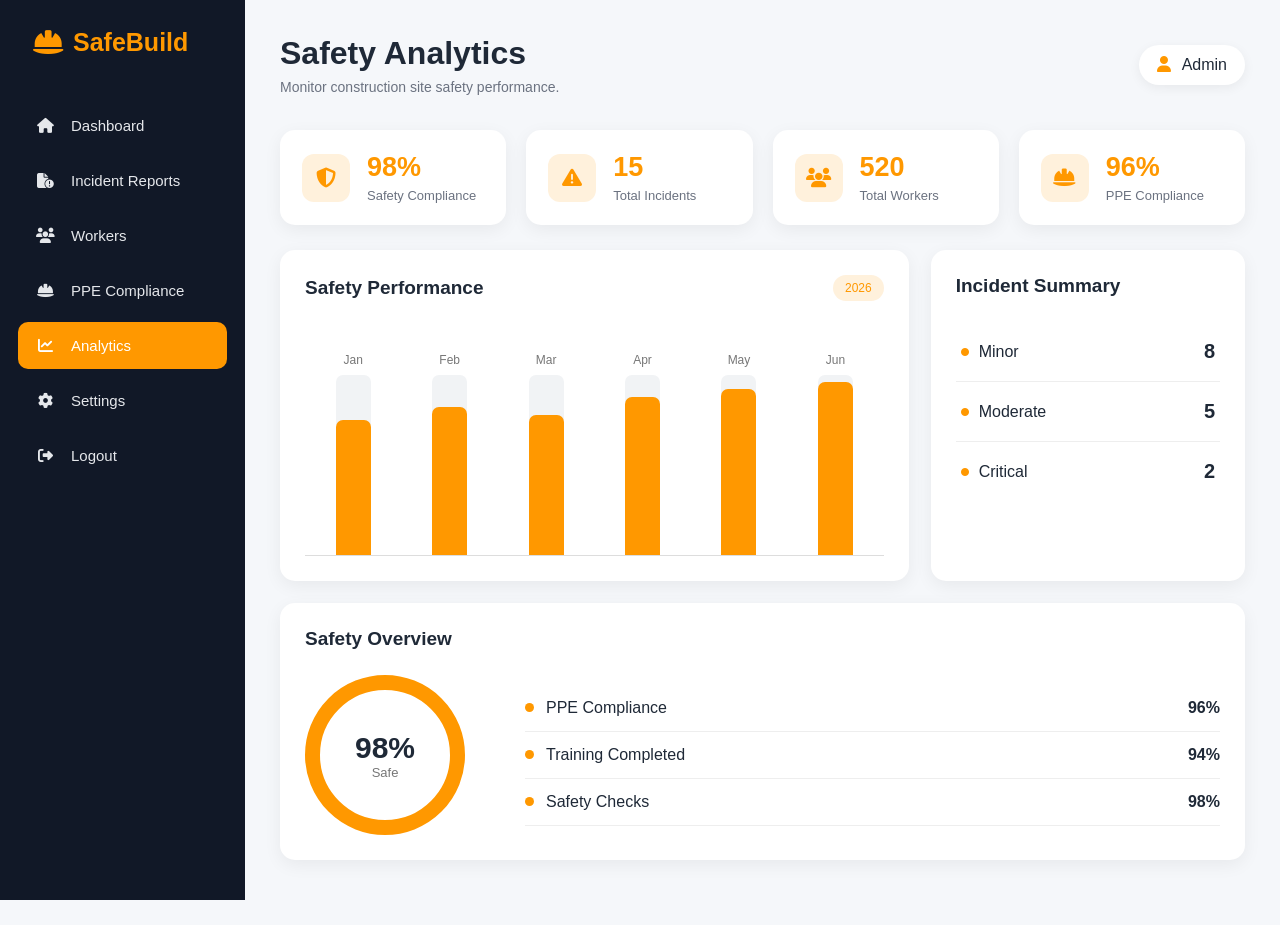
<file: analytics.html>
<!DOCTYPE html>
<html lang="en">
<head>
    <meta charset="UTF-8">
    <meta name="viewport" content="width=device-width, initial-scale=1.0">

    <title>SafeBuild - Analytics</title>

    <link rel="stylesheet" href="analytics.css">

    <!-- Font Awesome -->
    <link rel="stylesheet"
          href="https://cdnjs.cloudflare.com/ajax/libs/font-awesome/6.5.2/css/all.min.css">
</head>

<body>

    <!-- SIDEBAR -->
    <aside class="sidebar">

        <div class="logo">
            <i class="fa-solid fa-helmet-safety"></i>
            <span>SafeBuild</span>
        </div>

        <nav>
            <a href="dashboard.html">
                <i class="fa-solid fa-house"></i>
                <span>Dashboard</span>
            </a>

            <a href="incident.html">
                <i class="fa-solid fa-file-circle-exclamation"></i>
                <span>Incident Reports</span>
            </a>

            <a href="workers.html">
                <i class="fa-solid fa-users"></i>
                <span>Workers</span>
            </a>

            <a href="ppe.html">
                <i class="fa-solid fa-helmet-safety"></i>
                <span>PPE Compliance</span>
            </a>

            <a href="analytics.html" class="active">
                <i class="fa-solid fa-chart-line"></i>
                <span>Analytics</span>
            </a>

            <a href="settings.html">
                <i class="fa-solid fa-gear"></i>
                <span>Settings</span>
            </a>

            <a href="login.html">
                <i class="fa-solid fa-right-from-bracket"></i>
                <span>Logout</span>
            </a>
        </nav>

    </aside>


    <!-- MAIN CONTENT -->
    <main class="main">

        <header class="topbar">

            <div>
                <h1>Safety Analytics</h1>
                <p>Monitor construction site safety performance.</p>
            </div>

            <div class="admin">
                <i class="fa-solid fa-user"></i>
                Admin
            </div>

        </header>


        <!-- STATISTICS -->
        <section class="stats">

            <div class="stat-card">
                <div class="icon">
                    <i class="fa-solid fa-shield-halved"></i>
                </div>

                <div>
                    <h2>98%</h2>
                    <p>Safety Compliance</p>
                </div>
            </div>


            <div class="stat-card">
                <div class="icon">
                    <i class="fa-solid fa-triangle-exclamation"></i>
                </div>

                <div>
                    <h2>15</h2>
                    <p>Total Incidents</p>
                </div>
            </div>


            <div class="stat-card">
                <div class="icon">
                    <i class="fa-solid fa-users"></i>
                </div>

                <div>
                    <h2>520</h2>
                    <p>Total Workers</p>
                </div>
            </div>


            <div class="stat-card">
                <div class="icon">
                    <i class="fa-solid fa-helmet-safety"></i>
                </div>

                <div>
                    <h2>96%</h2>
                    <p>PPE Compliance</p>
                </div>
            </div>

        </section>


        <!-- ANALYTICS CONTENT -->
        <section class="analytics-grid">

            <!-- SAFETY PERFORMANCE -->
            <div class="panel">

                <div class="panel-header">
                    <h2>Safety Performance</h2>
                    <span>2026</span>
                </div>

                <div class="bars">

                    <div class="bar-item">
                        <span>Jan</span>
                        <div class="bar">
                            <div style="height:75%"></div>
                        </div>
                    </div>

                    <div class="bar-item">
                        <span>Feb</span>
                        <div class="bar">
                            <div style="height:82%"></div>
                        </div>
                    </div>

                    <div class="bar-item">
                        <span>Mar</span>
                        <div class="bar">
                            <div style="height:78%"></div>
                        </div>
                    </div>

                    <div class="bar-item">
                        <span>Apr</span>
                        <div class="bar">
                            <div style="height:88%"></div>
                        </div>
                    </div>

                    <div class="bar-item">
                        <span>May</span>
                        <div class="bar">
                            <div style="height:92%"></div>
                        </div>
                    </div>

                    <div class="bar-item">
                        <span>Jun</span>
                        <div class="bar">
                            <div style="height:96%"></div>
                        </div>
                    </div>

                </div>

            </div>


            <!-- INCIDENT SUMMARY -->
            <div class="panel">

                <div class="panel-header">
                    <h2>Incident Summary</h2>
                </div>

                <div class="incident-row">
                    <span>
                        <i class="fa-solid fa-circle"></i>
                        Minor
                    </span>
                    <strong>8</strong>
                </div>

                <div class="incident-row">
                    <span>
                        <i class="fa-solid fa-circle"></i>
                        Moderate
                    </span>
                    <strong>5</strong>
                </div>

                <div class="incident-row">
                    <span>
                        <i class="fa-solid fa-circle"></i>
                        Critical
                    </span>
                    <strong>2</strong>
                </div>

            </div>

        </section>


        <!-- SAFETY OVERVIEW -->
        <section class="overview">

            <div class="panel">

                <div class="panel-header">
                    <h2>Safety Overview</h2>
                </div>

                <div class="overview-content">

                    <div class="circle">
                        <strong>98%</strong>
                        <span>Safe</span>
                    </div>

                    <div class="overview-info">

                        <div>
                            <span class="dot"></span>
                            PPE Compliance
                            <strong>96%</strong>
                        </div>

                        <div>
                            <span class="dot"></span>
                            Training Completed
                            <strong>94%</strong>
                        </div>

                        <div>
                            <span class="dot"></span>
                            Safety Checks
                            <strong>98%</strong>
                        </div>

                    </div>

                </div>

            </div>

        </section>

    </main>

</body>
</html>
</file>
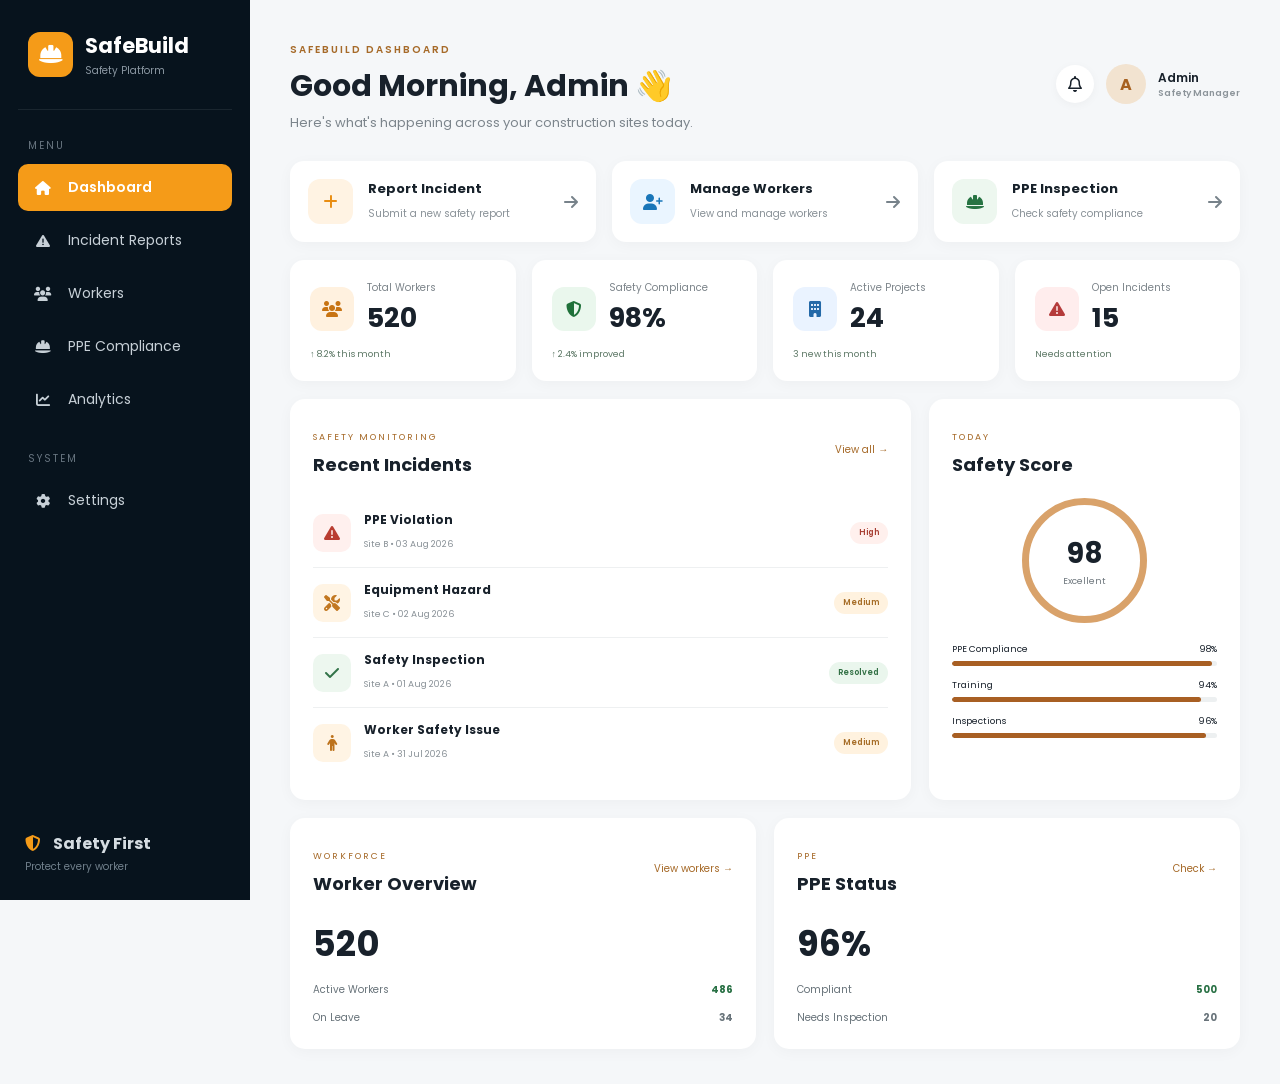
<file: dashboard.html>
<!DOCTYPE html>
<html lang="en">
<head>
<meta charset="UTF-8">
<meta name="viewport" content="width=device-width, initial-scale=1.0">

<title>SafeBuild | Dashboard</title>

<link rel="preconnect" href="https://fonts.googleapis.com">
<link href="https://fonts.googleapis.com/css2?family=Poppins:wght@400;500;600;700&display=swap" rel="stylesheet">

<link rel="stylesheet"
href="https://cdnjs.cloudflare.com/ajax/libs/font-awesome/6.5.2/css/all.min.css">

<style>

* {
    margin: 0;
    padding: 0;
    box-sizing: border-box;
}

body {
    font-family: "Poppins", sans-serif;
    background: #f5f7f9;
    color: #18212b;
}

/* ===== LAYOUT ===== */

.dashboard {
    display: flex;
    min-height: 100vh;
}

/* ===== SIDEBAR ===== */

.sidebar {
    width: 250px;
    min-height: 100vh;
    background: #07131d;
    color: white;
    padding: 25px 18px;
    position: fixed;
    left: 0;
    top: 0;
    bottom: 0;
}

.logo {
    display: flex;
    align-items: center;
    gap: 12px;
    padding: 5px 10px 30px;
    border-bottom: 1px solid rgba(255,255,255,0.08);
}

.logo-icon {
    width: 45px;
    height: 45px;
    border-radius: 12px;
    background: #f59b18;
    display: flex;
    align-items: center;
    justify-content: center;
    color: white;
    font-size: 21px;
}

.logo h2 {
    font-size: 21px;
}

.logo small {
    display: block;
    color: #8c98a3;
    font-size: 10px;
    margin-top: 2px;
}

.menu-title {
    color: #687580;
    font-size: 10px;
    letter-spacing: 2px;
    margin: 28px 10px 10px;
}

.nav {
    list-style: none;
}

.nav li {
    margin: 6px 0;
}

.nav a {
    display: flex;
    align-items: center;
    gap: 15px;
    text-decoration: none;
    color: #c7d0d7;
    padding: 13px 15px;
    border-radius: 10px;
    font-size: 14px;
    transition: 0.2s;
}

.nav a i {
    width: 20px;
    text-align: center;
}

.nav a:hover {
    background: #162530;
    color: white;
}

.nav .active a {
    background: #f59b18;
    color: white;
    font-weight: 600;
}

.sidebar-bottom {
    position: absolute;
    bottom: 25px;
    left: 25px;
    right: 25px;
    color: #d5dce1;
}

.sidebar-bottom i {
    color: #f59b18;
    margin-right: 8px;
}

.sidebar-bottom small {
    display: block;
    color: #71808c;
    margin-top: 3px;
    font-size: 10px;
}

/* ===== MAIN ===== */

.main {
    margin-left: 250px;
    width: calc(100% - 250px);
    padding: 35px 40px;
}

/* ===== TOPBAR ===== */

.topbar {
    display: flex;
    justify-content: space-between;
    align-items: center;
    margin-bottom: 28px;
}

.heading small {
    color: #a66a29;
    font-size: 10px;
    letter-spacing: 2px;
    font-weight: 600;
}

.heading h1 {
    font-size: 30px;
    margin-top: 4px;
}

.heading p {
    color: #7c858c;
    font-size: 13px;
    margin-top: 4px;
}

.admin {
    display: flex;
    align-items: center;
    gap: 12px;
}

.notification {
    width: 38px;
    height: 38px;
    border-radius: 50%;
    background: white;
    display: flex;
    align-items: center;
    justify-content: center;
    box-shadow: 0 2px 10px rgba(0,0,0,0.04);
}

.avatar {
    width: 40px;
    height: 40px;
    border-radius: 50%;
    background: #f2e3d0;
    color: #a76120;
    display: flex;
    align-items: center;
    justify-content: center;
    font-weight: 700;
}

.admin-text {
    font-size: 12px;
    font-weight: 600;
}

.admin-text small {
    display: block;
    color: #8c949a;
    font-size: 9px;
}

/* ===== QUICK ACTIONS ===== */

.quick-actions {
    display: grid;
    grid-template-columns: repeat(3, 1fr);
    gap: 16px;
    margin-bottom: 18px;
}

.action {
    background: white;
    border-radius: 14px;
    padding: 18px;
    display: flex;
    align-items: center;
    gap: 15px;
    text-decoration: none;
    color: #17212a;
    box-shadow: 0 3px 15px rgba(0,0,0,0.035);
    transition: 0.2s;
}

.action:hover {
    transform: translateY(-2px);
    box-shadow: 0 7px 20px rgba(0,0,0,0.07);
}

.action-icon {
    width: 45px;
    height: 45px;
    border-radius: 12px;
    display: flex;
    align-items: center;
    justify-content: center;
    background: #fff3e3;
    color: #e98d12;
}

.action:nth-child(2) .action-icon {
    background: #eaf5ff;
    color: #1976b9;
}

.action:nth-child(3) .action-icon {
    background: #edf7ef;
    color: #277342;
}

.action-content {
    flex: 1;
}

.action-content strong {
    display: block;
    font-size: 13px;
}

.action-content span {
    color: #8a9298;
    font-size: 10px;
}

.action > i {
    color: #77828a;
}

/* ===== STAT CARDS ===== */

.stats {
    display: grid;
    grid-template-columns: repeat(4, 1fr);
    gap: 16px;
    margin-bottom: 18px;
}

.stat-card {
    background: white;
    border-radius: 14px;
    padding: 20px;
    box-shadow: 0 3px 15px rgba(0,0,0,0.035);
}

.stat-top {
    display: flex;
    align-items: center;
    gap: 13px;
}

.stat-icon {
    width: 44px;
    height: 44px;
    border-radius: 12px;
    display: flex;
    align-items: center;
    justify-content: center;
    background: #fff1df;
    color: #c87413;
}

.stat-card:nth-child(2) .stat-icon {
    background: #eaf7ed;
    color: #20713a;
}

.stat-card:nth-child(3) .stat-icon {
    background: #eaf3ff;
    color: #2469a8;
}

.stat-card:nth-child(4) .stat-icon {
    background: #ffeded;
    color: #b53b3b;
}

.stat-label {
    color: #7d858b;
    font-size: 10px;
}

.stat-number {
    font-size: 27px;
    font-weight: 700;
    margin-top: 2px;
}

.stat-change {
    margin-top: 10px;
    font-size: 9px;
    color: #5d7866;
}

/* ===== CONTENT GRID ===== */

.content-grid {
    display: grid;
    grid-template-columns: 2fr 1fr;
    gap: 18px;
}

.card {
    background: white;
    border-radius: 15px;
    padding: 23px;
    box-shadow: 0 3px 15px rgba(0,0,0,0.035);
}

.card-header {
    display: flex;
    justify-content: space-between;
    align-items: center;
    margin-bottom: 20px;
}

.card-header small {
    color: #a66a29;
    font-size: 9px;
    letter-spacing: 2px;
}

.card-header h2 {
    font-size: 18px;
    margin-top: 4px;
}

.view-all {
    font-size: 10px;
    color: #a66a29;
    text-decoration: none;
}

/* ===== INCIDENTS ===== */

.incident {
    display: flex;
    align-items: center;
    padding: 13px 0;
    border-bottom: 1px solid #eef0f1;
}

.incident:last-child {
    border-bottom: none;
}

.incident-icon {
    width: 38px;
    height: 38px;
    border-radius: 10px;
    display: flex;
    align-items: center;
    justify-content: center;
    margin-right: 13px;
    background: #fff0ee;
    color: #b93d31;
}

.incident:nth-child(3) .incident-icon {
    background: #fff4e4;
    color: #c27720;
}

.incident:nth-child(4) .incident-icon {
    background: #edf7ef;
    color: #327348;
}

.incident:nth-child(5) .incident-icon {
    background: #fff4e4;
    color: #bd721c;
}

.incident-info {
    flex: 1;
}

.incident-info strong {
    display: block;
    font-size: 12px;
}

.incident-info span {
    font-size: 9px;
    color: #8a9298;
}

.badge {
    padding: 5px 9px;
    border-radius: 20px;
    font-size: 8px;
    font-weight: 600;
    background: #fff0ed;
    color: #a73d31;
}

.badge.medium {
    background: #fff2df;
    color: #a56b25;
}

.badge.resolved {
    background: #eaf6ed;
    color: #317044;
}

/* ===== SAFETY SCORE ===== */

.score {
    text-align: center;
}

.circle {
    width: 125px;
    height: 125px;
    border-radius: 50%;
    border: 7px solid #d9a26a;
    margin: 20px auto;
    display: flex;
    align-items: center;
    justify-content: center;
    flex-direction: column;
}

.circle strong {
    font-size: 28px;
}

.circle span {
    font-size: 9px;
    color: #6e777d;
}

.progress {
    text-align: left;
    margin-top: 15px;
}

.progress-row {
    margin-bottom: 13px;
}

.progress-row div {
    display: flex;
    justify-content: space-between;
    font-size: 9px;
    margin-bottom: 5px;
}

.bar {
    height: 5px;
    background: #edf0f1;
    border-radius: 5px;
    overflow: hidden;
}

.bar span {
    display: block;
    height: 100%;
    background: #a85f23;
    border-radius: 5px;
}

/* ===== BOTTOM ===== */

.bottom-grid {
    display: grid;
    grid-template-columns: 1fr 1fr;
    gap: 18px;
    margin-top: 18px;
}

.overview-number {
    font-size: 35px;
    font-weight: 700;
}

.overview-row {
    display: flex;
    justify-content: space-between;
    margin-top: 12px;
    font-size: 10px;
    color: #68737a;
}

.green {
    color: #287044;
}

/* ===== RESPONSIVE ===== */

@media (max-width: 1000px) {

    .sidebar {
        width: 210px;
    }

    .main {
        margin-left: 210px;
        width: calc(100% - 210px);
        padding: 25px;
    }

    .stats {
        grid-template-columns: repeat(2, 1fr);
    }

    .quick-actions {
        grid-template-columns: 1fr;
    }
}

@media (max-width: 700px) {

    .sidebar {
        position: relative;
        width: 100%;
        min-height: auto;
    }

    .sidebar-bottom {
        display: none;
    }

    .dashboard {
        display: block;
    }

    .main {
        margin-left: 0;
        width: 100%;
    }

    .content-grid,
    .bottom-grid {
        grid-template-columns: 1fr;
    }

    .stats {
        grid-template-columns: 1fr;
    }
}

</style>
</head>

<body>

<div class="dashboard">

    <!-- SIDEBAR -->
    <aside class="sidebar">

        <div class="logo">
            <div class="logo-icon">
                <i class="fa-solid fa-helmet-safety"></i>
            </div>

            <div>
                <h2>SafeBuild</h2>
                <small>Safety Platform</small>
            </div>
        </div>

        <div class="menu-title">MENU</div>

        <ul class="nav">

            <li class="active">
                <a href="dashboard.html">
                    <i class="fa-solid fa-house"></i>
                    Dashboard
                </a>
            </li>

            <li>
                <a href="incident.html">
                    <i class="fa-solid fa-triangle-exclamation"></i>
                    Incident Reports
                </a>
            </li>

            <li>
                <a href="workers.html">
                    <i class="fa-solid fa-users"></i>
                    Workers
                </a>
            </li>

            <li>
                <a href="ppe.html">
                    <i class="fa-solid fa-helmet-safety"></i>
                    PPE Compliance
                </a>
            </li>

            <li>
                <a href="analytics.html">
                    <i class="fa-solid fa-chart-line"></i>
                    Analytics
                </a>
            </li>

        </ul>

        <div class="menu-title">SYSTEM</div>

        <ul class="nav">

            <li>
                <a href="settings.html">
                    <i class="fa-solid fa-gear"></i>
                    Settings
                </a>
            </li>

        </ul>

        <div class="sidebar-bottom">
            <i class="fa-solid fa-shield-halved"></i>
            <strong>Safety First</strong>
            <small>Protect every worker</small>
        </div>

    </aside>


    <!-- MAIN -->
    <main class="main">

        <!-- TOPBAR -->
        <div class="topbar">

            <div class="heading">
                <small>SAFEBUILD DASHBOARD</small>

                <h1>
                    Good Morning, Admin 👋
                </h1>

                <p>
                    Here's what's happening across your construction sites today.
                </p>
            </div>

            <div class="admin">

                <div class="notification">
                    <i class="fa-regular fa-bell"></i>
                </div>

                <div class="avatar">
                    A
                </div>

                <div class="admin-text">
                    Admin
                    <small>Safety Manager</small>
                </div>

            </div>

        </div>


        <!-- QUICK ACTIONS -->
        <div class="quick-actions">

            <a href="incident.html" class="action">

                <div class="action-icon">
                    <i class="fa-solid fa-plus"></i>
                </div>

                <div class="action-content">
                    <strong>Report Incident</strong>
                    <span>Submit a new safety report</span>
                </div>

                <i class="fa-solid fa-arrow-right"></i>

            </a>


            <a href="workers.html" class="action">

                <div class="action-icon">
                    <i class="fa-solid fa-user-plus"></i>
                </div>

                <div class="action-content">
                    <strong>Manage Workers</strong>
                    <span>View and manage workers</span>
                </div>

                <i class="fa-solid fa-arrow-right"></i>

            </a>


            <a href="ppe.html" class="action">

                <div class="action-icon">
                    <i class="fa-solid fa-helmet-safety"></i>
                </div>

                <div class="action-content">
                    <strong>PPE Inspection</strong>
                    <span>Check safety compliance</span>
                </div>

                <i class="fa-solid fa-arrow-right"></i>

            </a>

        </div>


        <!-- STATISTICS -->
        <div class="stats">

            <div class="stat-card">

                <div class="stat-top">

                    <div class="stat-icon">
                        <i class="fa-solid fa-users"></i>
                    </div>

                    <div>
                        <div class="stat-label">Total Workers</div>
                        <div class="stat-number">520</div>
                    </div>

                </div>

                <div class="stat-change">
                    ↑ 8.2% this month
                </div>

            </div>


            <div class="stat-card">

                <div class="stat-top">

                    <div class="stat-icon">
                        <i class="fa-solid fa-shield-halved"></i>
                    </div>

                    <div>
                        <div class="stat-label">Safety Compliance</div>
                        <div class="stat-number">98%</div>
                    </div>

                </div>

                <div class="stat-change">
                    ↑ 2.4% improved
                </div>

            </div>


            <div class="stat-card">

                <div class="stat-top">

                    <div class="stat-icon">
                        <i class="fa-solid fa-building"></i>
                    </div>

                    <div>
                        <div class="stat-label">Active Projects</div>
                        <div class="stat-number">24</div>
                    </div>

                </div>

                <div class="stat-change">
                    3 new this month
                </div>

            </div>


            <div class="stat-card">

                <div class="stat-top">

                    <div class="stat-icon">
                        <i class="fa-solid fa-triangle-exclamation"></i>
                    </div>

                    <div>
                        <div class="stat-label">Open Incidents</div>
                        <div class="stat-number">15</div>
                    </div>

                </div>

                <div class="stat-change">
                    Needs attention
                </div>

            </div>

        </div>


        <!-- MAIN CONTENT -->
        <div class="content-grid">

            <!-- INCIDENT CARD -->
            <div class="card">

                <div class="card-header">

                    <div>
                        <small>SAFETY MONITORING</small>
                        <h2>Recent Incidents</h2>
                    </div>

                    <a href="incident.html" class="view-all">
                        View all →
                    </a>

                </div>


                <div class="incident">

                    <div class="incident-icon">
                        <i class="fa-solid fa-triangle-exclamation"></i>
                    </div>

                    <div class="incident-info">
                        <strong>PPE Violation</strong>
                        <span>Site B • 03 Aug 2026</span>
                    </div>

                    <span class="badge">
                        High
                    </span>

                </div>


                <div class="incident">

                    <div class="incident-icon">
                        <i class="fa-solid fa-screwdriver-wrench"></i>
                    </div>

                    <div class="incident-info">
                        <strong>Equipment Hazard</strong>
                        <span>Site C • 02 Aug 2026</span>
                    </div>

                    <span class="badge medium">
                        Medium
                    </span>

                </div>


                <div class="incident">

                    <div class="incident-icon">
                        <i class="fa-solid fa-check"></i>
                    </div>

                    <div class="incident-info">
                        <strong>Safety Inspection</strong>
                        <span>Site A • 01 Aug 2026</span>
                    </div>

                    <span class="badge resolved">
                        Resolved
                    </span>

                </div>


                <div class="incident">

                    <div class="incident-icon">
                        <i class="fa-solid fa-person"></i>
                    </div>

                    <div class="incident-info">
                        <strong>Worker Safety Issue</strong>
                        <span>Site A • 31 Jul 2026</span>
                    </div>

                    <span class="badge medium">
                        Medium
                    </span>

                </div>

            </div>


            <!-- SAFETY SCORE -->
            <div class="card">

                <div class="card-header">

                    <div>
                        <small>TODAY</small>
                        <h2>Safety Score</h2>
                    </div>

                </div>


                <div class="score">

                    <div class="circle">
                        <strong>98</strong>
                        <span>Excellent</span>
                    </div>

                </div>


                <div class="progress">

                    <div class="progress-row">

                        <div>
                            <span>PPE Compliance</span>
                            <span>98%</span>
                        </div>

                        <div class="bar">
                            <span style="width:98%"></span>
                        </div>

                    </div>


                    <div class="progress-row">

                        <div>
                            <span>Training</span>
                            <span>94%</span>
                        </div>

                        <div class="bar">
                            <span style="width:94%"></span>
                        </div>

                    </div>


                    <div class="progress-row">

                        <div>
                            <span>Inspections</span>
                            <span>96%</span>
                        </div>

                        <div class="bar">
                            <span style="width:96%"></span>
                        </div>

                    </div>

                </div>

            </div>

        </div>


        <!-- BOTTOM CARDS -->
        <div class="bottom-grid">

            <div class="card">

                <div class="card-header">

                    <div>
                        <small>WORKFORCE</small>
                        <h2>Worker Overview</h2>
                    </div>

                    <a href="workers.html" class="view-all">
                        View workers →
                    </a>

                </div>

                <div class="overview-number">
                    520
                </div>

                <div class="overview-row">
                    <span>Active Workers</span>
                    <strong class="green">486</strong>
                </div>

                <div class="overview-row">
                    <span>On Leave</span>
                    <strong>34</strong>
                </div>

            </div>


            <div class="card">

                <div class="card-header">

                    <div>
                        <small>PPE</small>
                        <h2>PPE Status</h2>
                    </div>

                    <a href="ppe.html" class="view-all">
                        Check →
                    </a>

                </div>

                <div class="overview-number">
                    96%
                </div>

                <div class="overview-row">
                    <span>Compliant</span>
                    <strong class="green">500</strong>
                </div>

                <div class="overview-row">
                    <span>Needs Inspection</span>
                    <strong>20</strong>
                </div>

            </div>

        </div>

    </main>

</div>

</body>
</html>
</file>
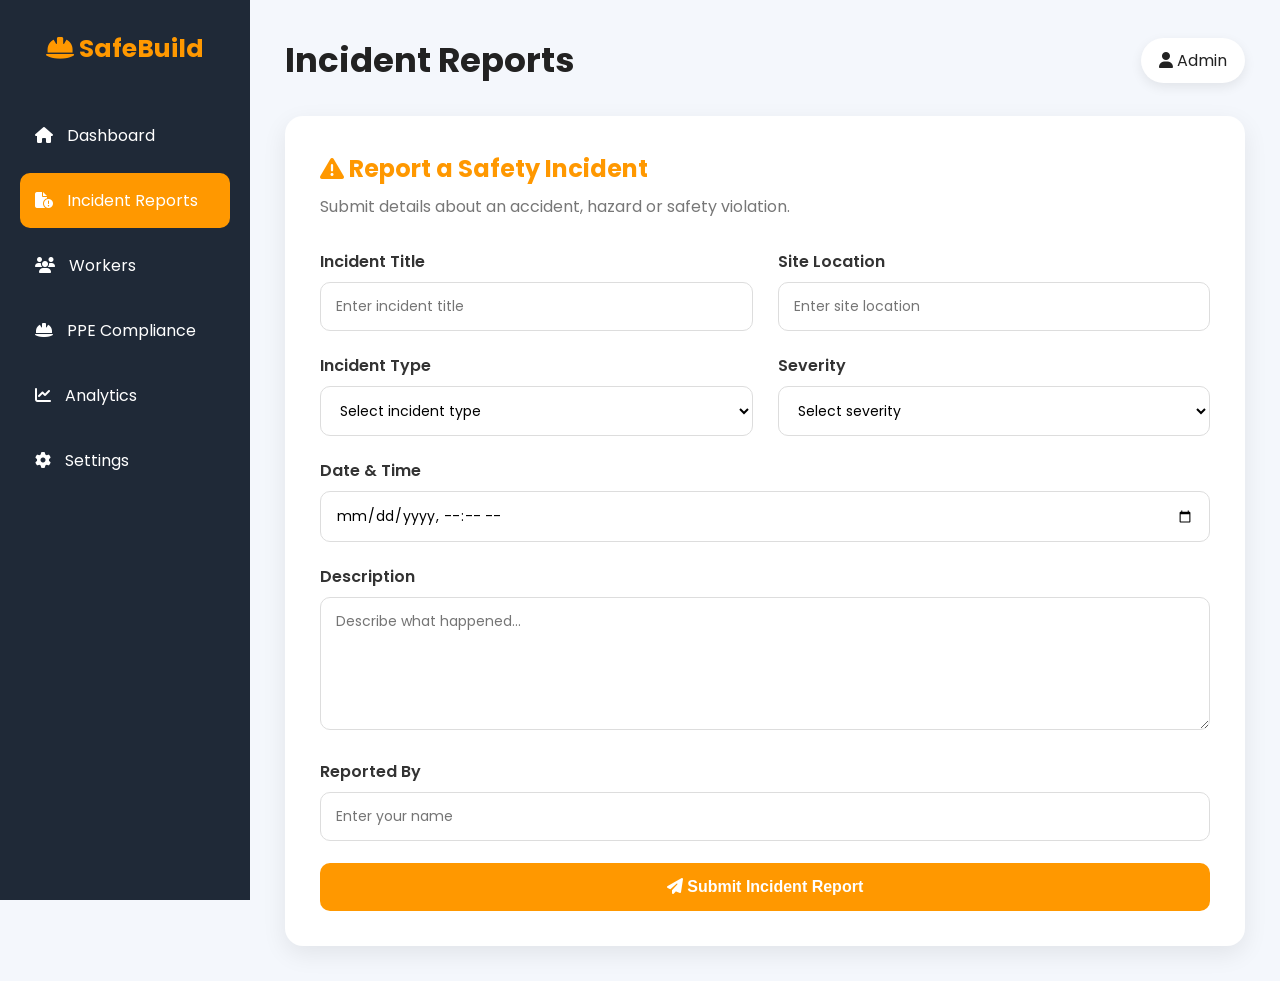
<file: incident.html>
<!DOCTYPE html>
<html lang="en">

<head>
    <meta charset="UTF-8">
    <meta name="viewport" content="width=device-width, initial-scale=1.0">

    <title>SafeBuild - Incident Report</title>

    <link rel="stylesheet" href="incident.css">

    <link href="https://fonts.googleapis.com/css2?family=Poppins:wght@400;500;600;700&display=swap"
        rel="stylesheet">

    <link rel="stylesheet"
        href="https://cdnjs.cloudflare.com/ajax/libs/font-awesome/6.5.2/css/all.min.css">
</head>

<body>

    <!-- Sidebar -->

    <aside class="sidebar">

        <h2>
            <i class="fa-solid fa-helmet-safety"></i>
            SafeBuild
        </h2>

        <ul>

            <li onclick="location.href='dashboard.html'">
                <i class="fa-solid fa-house"></i>
                Dashboard
            </li>

            <li class="active">
                <i class="fa-solid fa-file-circle-exclamation"></i>
                Incident Reports
            </li>

            <li>
                <i class="fa-solid fa-users"></i>
                Workers
            </li>

            <li>
                <i class="fa-solid fa-helmet-safety"></i>
                PPE Compliance
            </li>

            <li>
                <i class="fa-solid fa-chart-line"></i>
                Analytics
            </li>

            <li>
                <i class="fa-solid fa-gear"></i>
                Settings
            </li>

        </ul>

    </aside>


    <!-- Main Content -->

    <main class="main">

        <div class="topbar">

            <h1>Incident Reports</h1>

            <span>
                <i class="fa-solid fa-user"></i>
                Admin
            </span>

        </div>


        <!-- Report Form -->

        <section class="report-box">

            <h2>
                <i class="fa-solid fa-triangle-exclamation"></i>
                Report a Safety Incident
            </h2>

            <p>
                Submit details about an accident, hazard or safety violation.
            </p>

            <form id="incidentForm">

                <div class="form-row">

                    <div class="form-group">

                        <label>Incident Title</label>

                        <input type="text"
                               placeholder="Enter incident title"
                               required>

                    </div>


                    <div class="form-group">

                        <label>Site Location</label>

                        <input type="text"
                               placeholder="Enter site location"
                               required>

                    </div>

                </div>


                <div class="form-row">

                    <div class="form-group">

                        <label>Incident Type</label>

                        <select required>

                            <option value="">Select incident type</option>

                            <option>Accident</option>
                            <option>Safety Hazard</option>
                            <option>PPE Violation</option>
                            <option>Equipment Failure</option>
                            <option>Other</option>

                        </select>

                    </div>


                    <div class="form-group">

                        <label>Severity</label>

                        <select required>

                            <option value="">Select severity</option>

                            <option>Low</option>
                            <option>Medium</option>
                            <option>High</option>
                            <option>Critical</option>

                        </select>

                    </div>

                </div>


                <div class="form-group">

                    <label>Date & Time</label>

                    <input type="datetime-local" required>

                </div>


                <div class="form-group">

                    <label>Description</label>

                    <textarea rows="5"
                              placeholder="Describe what happened..."
                              required></textarea>

                </div>


                <div class="form-group">

                    <label>Reported By</label>

                    <input type="text"
                           placeholder="Enter your name"
                           required>

                </div>


                <button type="submit">

                    <i class="fa-solid fa-paper-plane"></i>
                    Submit Incident Report

                </button>

            </form>        
         
        </section>

    </main>

</body>

</html>
</file>
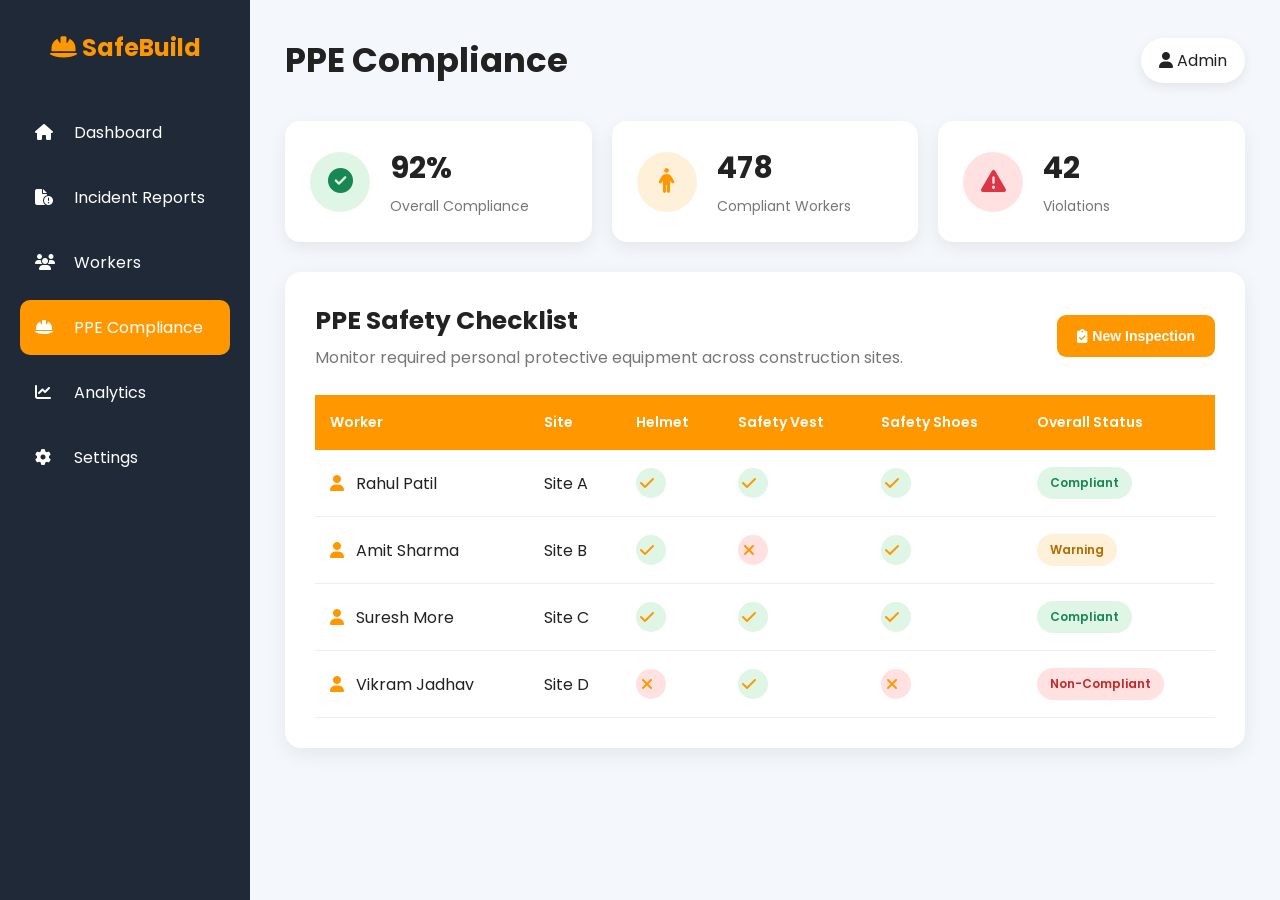
<file: ppe.html>
<!DOCTYPE html>
<html lang="en">

<head>
    <meta charset="UTF-8">
    <meta name="viewport" content="width=device-width, initial-scale=1.0">

    <title>SafeBuild - PPE Compliance</title>

    <link rel="stylesheet" href="ppe.css">

    <link href="https://fonts.googleapis.com/css2?family=Poppins:wght@400;500;600;700&display=swap"
        rel="stylesheet">

    <link rel="stylesheet"
        href="https://cdnjs.cloudflare.com/ajax/libs/font-awesome/6.5.2/css/all.min.css">
</head>

<body>

    <!-- Sidebar -->

    <aside class="sidebar">

        <h2>
            <i class="fa-solid fa-helmet-safety"></i>
            SafeBuild
        </h2>

        <ul>

            <li onclick="location.href='dashboard.html'">
                <i class="fa-solid fa-house"></i>
                Dashboard
            </li>

            <li onclick="location.href='incident.html'">
                <i class="fa-solid fa-file-circle-exclamation"></i>
                Incident Reports
            </li>

            <li onclick="location.href='workers.html'">
                <i class="fa-solid fa-users"></i>
                Workers
            </li>

            <li class="active">
                <i class="fa-solid fa-helmet-safety"></i>
                PPE Compliance
            </li>

            <li>
                <i class="fa-solid fa-chart-line"></i>
                Analytics
            </li>

            <li>
                <i class="fa-solid fa-gear"></i>
                Settings
            </li>

        </ul>

    </aside>


    <!-- Main Content -->

    <main class="main">

        <div class="topbar">

            <h1>PPE Compliance</h1>

            <span>
                <i class="fa-solid fa-user"></i>
                Admin
            </span>

        </div>


        <!-- Overview Cards -->

        <div class="ppe-cards">

            <div class="ppe-card">

                <div class="ppe-icon green">
                    <i class="fa-solid fa-circle-check"></i>
                </div>

                <div>
                    <h2>92%</h2>
                    <p>Overall Compliance</p>
                </div>

            </div>


            <div class="ppe-card">

                <div class="ppe-icon orange">
                    <i class="fa-solid fa-person"></i>
                </div>

                <div>
                    <h2>478</h2>
                    <p>Compliant Workers</p>
                </div>

            </div>


            <div class="ppe-card">

                <div class="ppe-icon red">
                    <i class="fa-solid fa-triangle-exclamation"></i>
                </div>

                <div>
                    <h2>42</h2>
                    <p>Violations</p>
                </div>

            </div>

        </div>


        <!-- PPE Checklist -->

        <section class="ppe-section">

            <div class="section-header">

                <div>
                    <h2>PPE Safety Checklist</h2>

                    <p>
                        Monitor required personal protective equipment
                        across construction sites.
                    </p>
                </div>

                <button class="inspection-btn">
                    <i class="fa-solid fa-clipboard-check"></i>
                    New Inspection
                </button>

            </div>


            <!-- PPE Table -->

            <div class="table-container">

                <table>

                    <thead>

                        <tr>

                            <th>Worker</th>

                            <th>Site</th>

                            <th>Helmet</th>

                            <th>Safety Vest</th>

                            <th>Safety Shoes</th>

                            <th>Overall Status</th>

                        </tr>

                    </thead>


                    <tbody>

                        <tr>

                            <td>
                                <i class="fa-solid fa-user"></i>
                                Rahul Patil
                            </td>

                            <td>Site A</td>

                            <td>
                                <span class="check">
                                    <i class="fa-solid fa-check"></i>
                                </span>
                            </td>

                            <td>
                                <span class="check">
                                    <i class="fa-solid fa-check"></i>
                                </span>
                            </td>

                            <td>
                                <span class="check">
                                    <i class="fa-solid fa-check"></i>
                                </span>
                            </td>

                            <td>
                                <span class="compliant">
                                    Compliant
                                </span>
                            </td>

                        </tr>


                        <tr>

                            <td>
                                <i class="fa-solid fa-user"></i>
                                Amit Sharma
                            </td>

                            <td>Site B</td>

                            <td>
                                <span class="check">
                                    <i class="fa-solid fa-check"></i>
                                </span>
                            </td>

                            <td>
                                <span class="warning">
                                    <i class="fa-solid fa-xmark"></i>
                                </span>
                            </td>

                            <td>
                                <span class="check">
                                    <i class="fa-solid fa-check"></i>
                                </span>
                            </td>

                            <td>
                                <span class="warning-status">
                                    Warning
                                </span>
                            </td>

                        </tr>


                        <tr>

                            <td>
                                <i class="fa-solid fa-user"></i>
                                Suresh More
                            </td>

                            <td>Site C</td>

                            <td>
                                <span class="check">
                                    <i class="fa-solid fa-check"></i>
                                </span>
                            </td>

                            <td>
                                <span class="check">
                                    <i class="fa-solid fa-check"></i>
                                </span>
                            </td>

                            <td>
                                <span class="check">
                                    <i class="fa-solid fa-check"></i>
                                </span>
                            </td>

                            <td>
                                <span class="compliant">
                                    Compliant
                                </span>
                            </td>

                        </tr>


                        <tr>

                            <td>
                                <i class="fa-solid fa-user"></i>
                                Vikram Jadhav
                            </td>

                            <td>Site D</td>

                            <td>
                                <span class="warning">
                                    <i class="fa-solid fa-xmark"></i>
                                </span>
                            </td>

                            <td>
                                <span class="check">
                                    <i class="fa-solid fa-check"></i>
                                </span>
                            </td>

                            <td>
                                <span class="warning">
                                    <i class="fa-solid fa-xmark"></i>
                                </span>
                            </td>

                            <td>
                                <span class="danger-status">
                                    Non-Compliant
                                </span>
                            </td>

                        </tr>

                    </tbody>

                </table>

            </div>

        </section>

    </main>

</body>

</html>
</file>
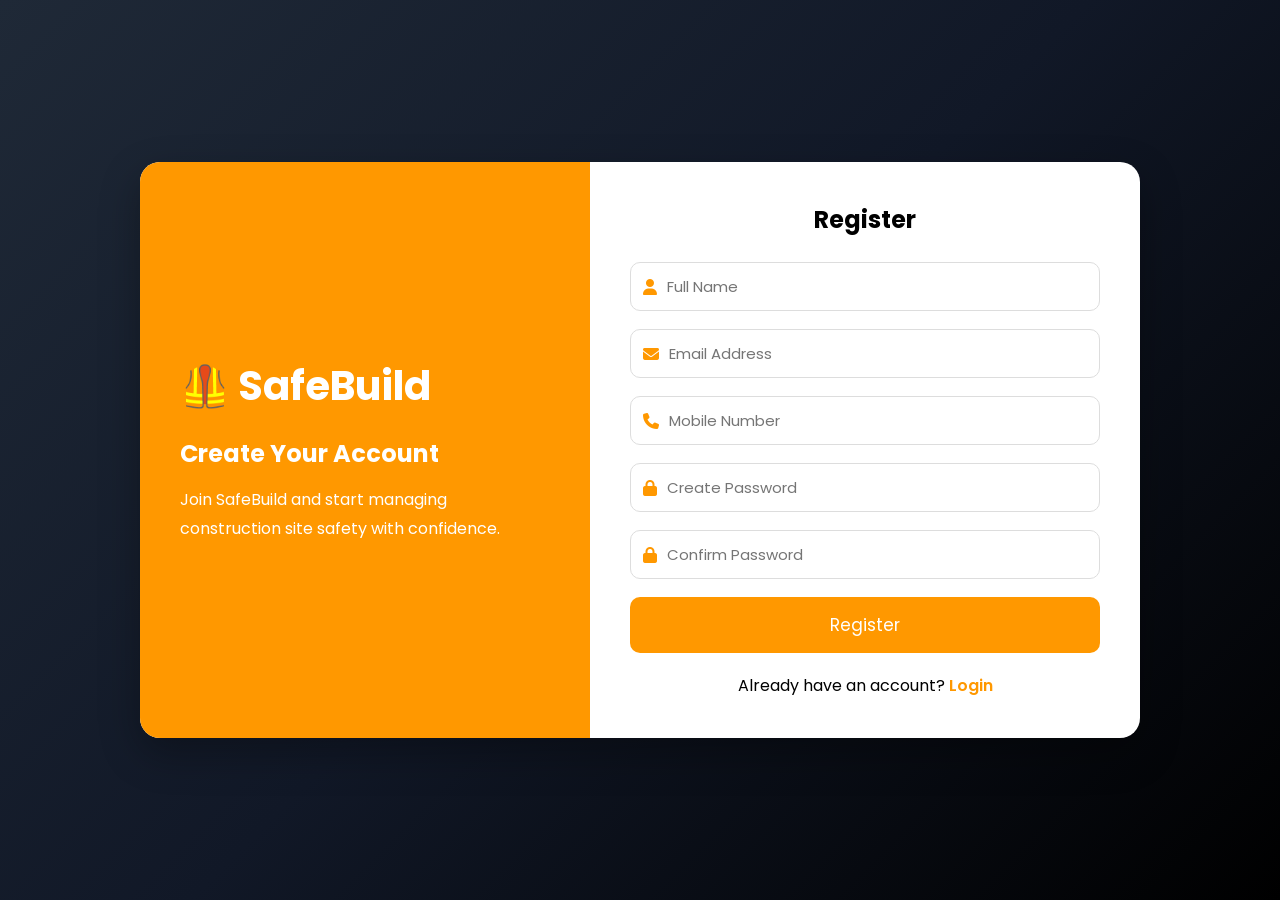
<file: register.html>
<!DOCTYPE html>
<html lang="en">
<head>
<meta charset="UTF-8">
<meta name="viewport" content="width=device-width, initial-scale=1.0">
<title>SafeBuild Register</title>

<link rel="stylesheet" href="register.css">

<link rel="preconnect" href="https://fonts.googleapis.com">
<link href="https://fonts.googleapis.com/css2?family=Poppins:wght@300;400;500;600;700&display=swap" rel="stylesheet">

<link rel="stylesheet" href="https://cdnjs.cloudflare.com/ajax/libs/font-awesome/6.6.0/css/all.min.css">
</head>

<body>

<div class="container">

<div class="left">

<h1>🦺 SafeBuild</h1>

<h2>Create Your Account</h2>

<p>
Join SafeBuild and start managing construction site safety with confidence.
</p>

</div>

<div class="right">

<div class="register-box">

<h2>Register</h2>

<form>

<div class="input-box">
<i class="fa fa-user"></i>
<input type="text" placeholder="Full Name" required>
</div>

<div class="input-box">
<i class="fa fa-envelope"></i>
<input type="email" placeholder="Email Address" required>
</div>

<div class="input-box">
<i class="fa fa-phone"></i>
<input type="tel" placeholder="Mobile Number" required>
</div>

<div class="input-box">
<i class="fa fa-lock"></i>
<input type="password" placeholder="Create Password" required>
</div>

<div class="input-box">
<i class="fa fa-lock"></i>
<input type="password" placeholder="Confirm Password" required>
</div>

<button type="submit">Register</button>

<p class="login-link">
Already have an account?
<a href="login.html">Login</a>
</p>

</form>

</div>

</div>

</div>

</body>
</html>
</file>
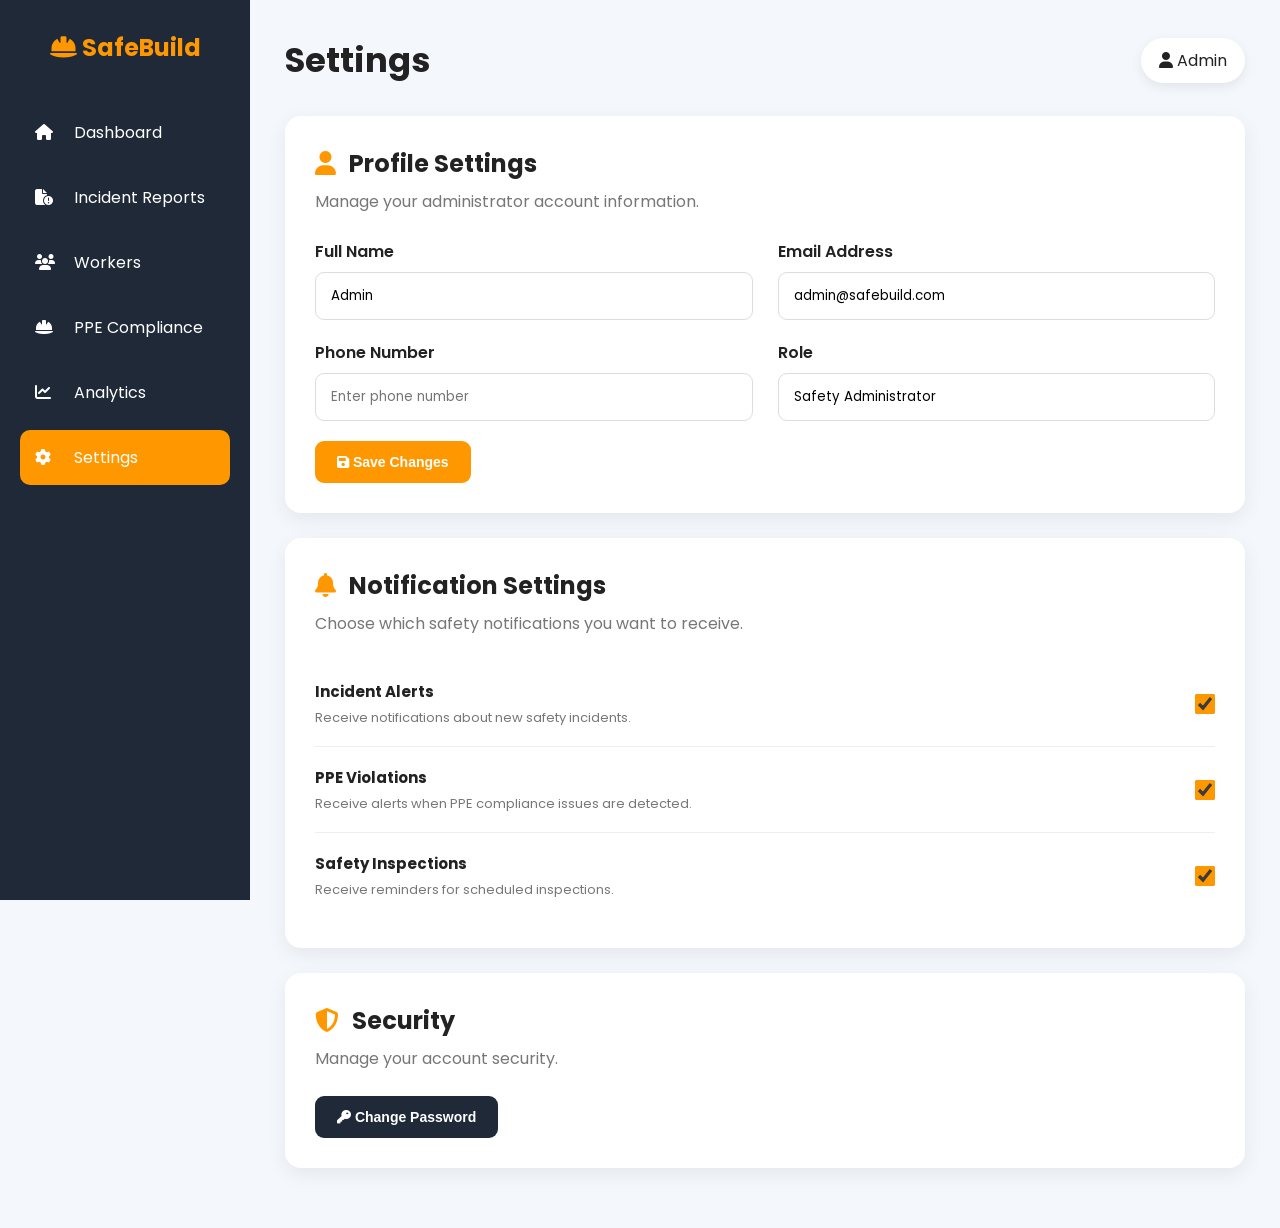
<file: settings.html>
<!DOCTYPE html>
<html lang="en">

<head>
    <meta charset="UTF-8">
    <meta name="viewport" content="width=device-width, initial-scale=1.0">

    <title>SafeBuild - Settings</title>

    <link rel="stylesheet" href="settings.css">

    <link href="https://fonts.googleapis.com/css2?family=Poppins:wght@400;500;600;700&display=swap"
        rel="stylesheet">

    <link rel="stylesheet"
        href="https://cdnjs.cloudflare.com/ajax/libs/font-awesome/6.5.2/css/all.min.css">
</head>

<body>

    <!-- Sidebar -->

    <aside class="sidebar">

        <h2>
            <i class="fa-solid fa-helmet-safety"></i>
            SafeBuild
        </h2>

        <ul>

            <li onclick="location.href='dashboard.html'">
                <i class="fa-solid fa-house"></i>
                Dashboard
            </li>

            <li onclick="location.href='incident.html'">
                <i class="fa-solid fa-file-circle-exclamation"></i>
                Incident Reports
            </li>

            <li onclick="location.href='workers.html'">
                <i class="fa-solid fa-users"></i>
                Workers
            </li>

            <li onclick="location.href='ppe.html'">
                <i class="fa-solid fa-helmet-safety"></i>
                PPE Compliance
            </li>

            <li onclick="location.href='analytics.html'">
                <i class="fa-solid fa-chart-line"></i>
                Analytics
            </li>

            <li class="active">
                <i class="fa-solid fa-gear"></i>
                Settings
            </li>

        </ul>

    </aside>


    <!-- Main Content -->

    <main class="main">

        <div class="topbar">

            <h1>Settings</h1>

            <span>
                <i class="fa-solid fa-user"></i>
                Admin
            </span>

        </div>


        <!-- Profile Settings -->

        <section class="settings-box">

            <h2>
                <i class="fa-solid fa-user"></i>
                Profile Settings
            </h2>

            <p>Manage your administrator account information.</p>


            <div class="form-row">

                <div class="form-group">

                    <label>Full Name</label>

                    <input type="text"
                        value="Admin"
                        placeholder="Enter your name">

                </div>


                <div class="form-group">

                    <label>Email Address</label>

                    <input type="email"
                        value="admin@safebuild.com"
                        placeholder="Enter your email">

                </div>

            </div>


            <div class="form-row">

                <div class="form-group">

                    <label>Phone Number</label>

                    <input type="tel"
                        placeholder="Enter phone number">

                </div>


                <div class="form-group">

                    <label>Role</label>

                    <input type="text"
                        value="Safety Administrator"
                        readonly>

                </div>

            </div>


            <button class="save-btn">
                <i class="fa-solid fa-floppy-disk"></i>
                Save Changes
            </button>

        </section>


        <!-- Notification Settings -->

        <section class="settings-box">

            <h2>
                <i class="fa-solid fa-bell"></i>
                Notification Settings
            </h2>

            <p>Choose which safety notifications you want to receive.</p>


            <div class="setting-item">

                <div>
                    <strong>Incident Alerts</strong>
                    <p>Receive notifications about new safety incidents.</p>
                </div>

                <input type="checkbox" checked>

            </div>


            <div class="setting-item">

                <div>
                    <strong>PPE Violations</strong>
                    <p>Receive alerts when PPE compliance issues are detected.</p>
                </div>

                <input type="checkbox" checked>

            </div>


            <div class="setting-item">

                <div>
                    <strong>Safety Inspections</strong>
                    <p>Receive reminders for scheduled inspections.</p>
                </div>

                <input type="checkbox" checked>

            </div>

        </section>


        <!-- Security -->

        <section class="settings-box">

            <h2>
                <i class="fa-solid fa-shield-halved"></i>
                Security
            </h2>

            <p>Manage your account security.</p>


            <button class="password-btn">
                <i class="fa-solid fa-key"></i>
                Change Password
            </button>

        </section>

    </main>

</body>

</html>
</file>
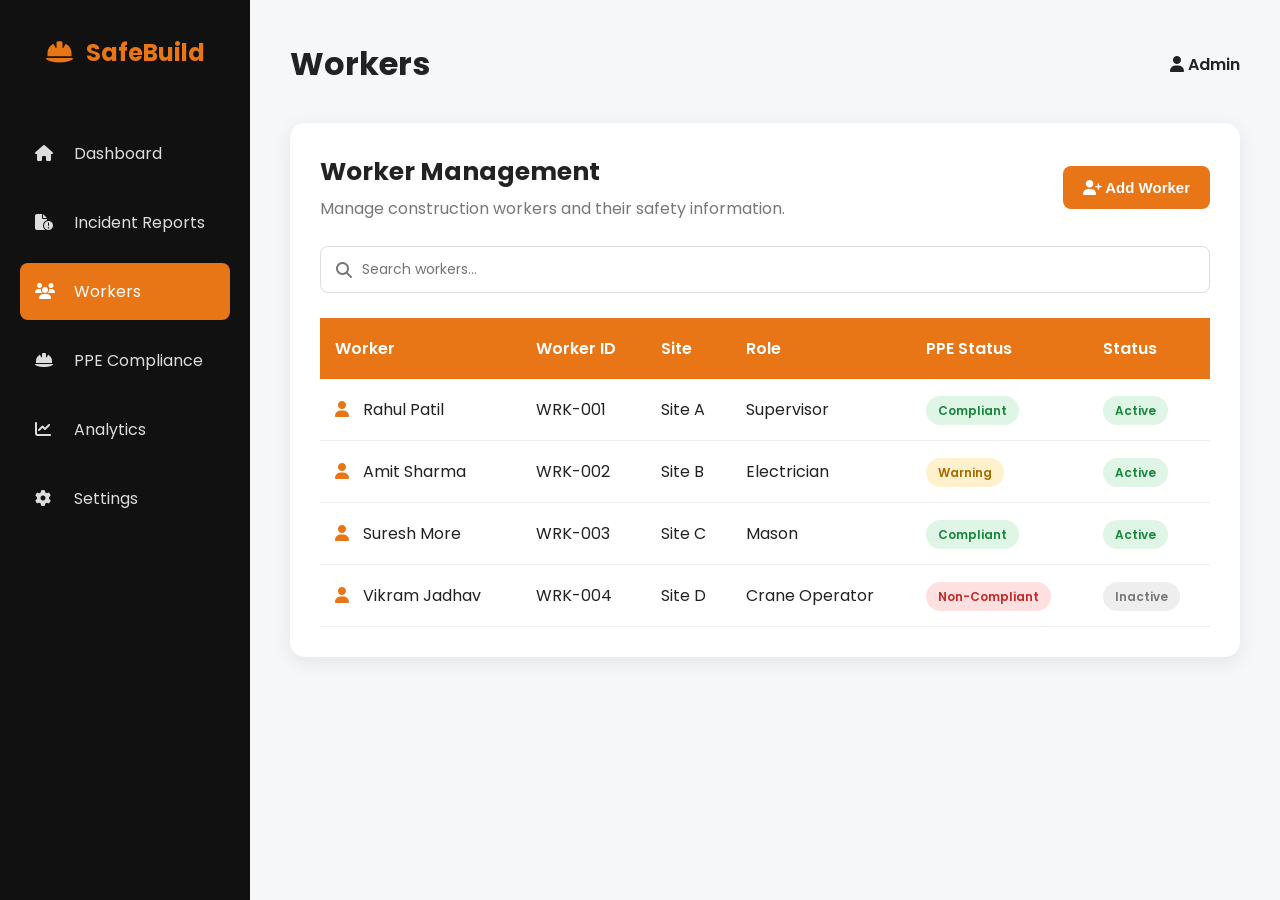
<file: workers.html>
<!DOCTYPE html>
<html lang="en">

<head>
    <meta charset="UTF-8">
    <meta name="viewport" content="width=device-width, initial-scale=1.0">

    <title>SafeBuild - Workers</title>

    <link rel="stylesheet" href="workers.css">

    <link href="https://fonts.googleapis.com/css2?family=Poppins:wght@400;500;600;700&display=swap"
        rel="stylesheet">

    <link rel="stylesheet"
        href="https://cdnjs.cloudflare.com/ajax/libs/font-awesome/6.5.2/css/all.min.css">
</head>

<body>

    <!-- Sidebar -->
    <aside class="sidebar">

        <h2>
            <i class="fa-solid fa-helmet-safety"></i>
            SafeBuild
        </h2>

        <ul>

            <li onclick="location.href='dashboard.html'">
                <i class="fa-solid fa-house"></i>
                Dashboard
            </li>

            <li onclick="location.href='incident.html'">
                <i class="fa-solid fa-file-circle-exclamation"></i>
                Incident Reports
            </li>

            <li class="active">
                <i class="fa-solid fa-users"></i>
                Workers
            </li>

            <li>
                <i class="fa-solid fa-helmet-safety"></i>
                PPE Compliance
            </li>

            <li>
                <i class="fa-solid fa-chart-line"></i>
                Analytics
            </li>

            <li>
                <i class="fa-solid fa-gear"></i>
                Settings
            </li>

        </ul>

    </aside>


    <!-- Main Content -->
    <main class="main">

        <div class="topbar">

            <h1>Workers</h1>

            <span>
                <i class="fa-solid fa-user"></i>
                Admin
            </span>

        </div>


        <!-- Page Heading -->
        <section class="workers-section">

            <div class="section-header">

                <div>
                    <h2>Worker Management</h2>
                    <p>Manage construction workers and their safety information.</p>
                </div>

                <button class="add-worker-btn">
                    <i class="fa-solid fa-user-plus"></i>
                    Add Worker
                </button>

            </div>


            <!-- Search -->
            <div class="search-box">

                <i class="fa-solid fa-magnifying-glass"></i>

                <input type="text"
                       placeholder="Search workers...">

            </div>


            <!-- Workers Table -->
            <div class="table-container">

                <table>

                    <thead>

                        <tr>
                            <th>Worker</th>
                            <th>Worker ID</th>
                            <th>Site</th>
                            <th>Role</th>
                            <th>PPE Status</th>
                            <th>Status</th>
                        </tr>

                    </thead>

                    <tbody>

                        <tr>

                            <td>
                                <i class="fa-solid fa-user worker-icon"></i>
                                Rahul Patil
                            </td>

                            <td>WRK-001</td>

                            <td>Site A</td>

                            <td>Supervisor</td>

                            <td>
                                <span class="ppe-safe">Compliant</span>
                            </td>

                            <td>
                                <span class="status-active">Active</span>
                            </td>

                        </tr>


                        <tr>

                            <td>
                                <i class="fa-solid fa-user worker-icon"></i>
                                Amit Sharma
                            </td>

                            <td>WRK-002</td>

                            <td>Site B</td>

                            <td>Electrician</td>

                            <td>
                                <span class="ppe-warning">Warning</span>
                            </td>

                            <td>
                                <span class="status-active">Active</span>
                            </td>

                        </tr>


                        <tr>

                            <td>
                                <i class="fa-solid fa-user worker-icon"></i>
                                Suresh More
                            </td>

                            <td>WRK-003</td>

                            <td>Site C</td>

                            <td>Mason</td>

                            <td>
                                <span class="ppe-safe">Compliant</span>
                            </td>

                            <td>
                                <span class="status-active">Active</span>
                            </td>

                        </tr>


                        <tr>

                            <td>
                                <i class="fa-solid fa-user worker-icon"></i>
                                Vikram Jadhav
                            </td>

                            <td>WRK-004</td>

                            <td>Site D</td>

                            <td>Crane Operator</td>

                            <td>
                                <span class="ppe-danger">Non-Compliant</span>
                            </td>

                            <td>
                                <span class="status-inactive">Inactive</span>
                            </td>

                        </tr>

                    </tbody>

                </table>

            </div>

        </section>

    </main>

</body>

</html>
</file>
<file: analytics.css>
* {
    margin: 0;
    padding: 0;
    box-sizing: border-box;
}

body {
    font-family: Arial, sans-serif;
    background: #f5f7fa;
    color: #1f2937;
}


/* SIDEBAR */

.sidebar {
    position: fixed;
    left: 0;
    top: 0;
    width: 245px;
    height: 100vh;
    background: #111827;
    padding: 28px 18px;
}

.logo {
    display: flex;
    align-items: center;
    gap: 10px;
    color: #ff9800;
    font-size: 25px;
    font-weight: bold;
    padding: 0 15px;
    margin-bottom: 45px;
}

.logo i {
    font-size: 27px;
}

.sidebar nav {
    display: flex;
    flex-direction: column;
    gap: 8px;
}

.sidebar nav a {
    display: flex;
    align-items: center;
    gap: 15px;
    padding: 15px 16px;
    border-radius: 10px;
    text-decoration: none;
    color: #e5e7eb;
    font-size: 15px;
    transition: 0.25s;
}

.sidebar nav a i {
    width: 22px;
    text-align: center;
}

.sidebar nav a:hover {
    background: #252f3f;
    color: #ff9800;
}

.sidebar nav a.active {
    background: #ff9800;
    color: white;
}


/* MAIN */

.main {
    margin-left: 245px;
    padding: 35px;
    min-height: 100vh;
}


/* TOPBAR */

.topbar {
    display: flex;
    justify-content: space-between;
    align-items: center;
    margin-bottom: 35px;
}

.topbar h1 {
    font-size: 32px;
    margin-bottom: 7px;
}

.topbar p {
    color: #6b7280;
    font-size: 14px;
}

.admin {
    background: white;
    padding: 11px 18px;
    border-radius: 25px;
    box-shadow: 0 3px 12px rgba(0,0,0,0.06);
}

.admin i {
    margin-right: 7px;
    color: #ff9800;
}


/* STATISTICS */

.stats {
    display: grid;
    grid-template-columns: repeat(4, 1fr);
    gap: 20px;
    margin-bottom: 25px;
}

.stat-card {
    background: white;
    border-radius: 15px;
    padding: 22px;
    display: flex;
    align-items: center;
    gap: 17px;
    box-shadow: 0 5px 18px rgba(0,0,0,0.06);
}

.stat-card .icon {
    width: 48px;
    height: 48px;
    border-radius: 12px;
    background: #fff1dc;
    color: #ff9800;
    display: flex;
    justify-content: center;
    align-items: center;
    font-size: 20px;
}

.stat-card h2 {
    color: #ff9800;
    font-size: 27px;
    margin-bottom: 5px;
}

.stat-card p {
    color: #6b7280;
    font-size: 13px;
}


/* GRID */

.analytics-grid {
    display: grid;
    grid-template-columns: 2fr 1fr;
    gap: 22px;
    margin-bottom: 22px;
}


/* PANELS */

.panel {
    background: white;
    border-radius: 15px;
    padding: 25px;
    box-shadow: 0 5px 18px rgba(0,0,0,0.06);
}

.panel-header {
    display: flex;
    justify-content: space-between;
    align-items: center;
    margin-bottom: 25px;
}

.panel-header h2 {
    font-size: 19px;
}

.panel-header span {
    background: #fff1dc;
    color: #ff9800;
    padding: 6px 12px;
    border-radius: 15px;
    font-size: 12px;
}


/* BARS */

.bars {
    height: 230px;
    display: flex;
    justify-content: space-around;
    align-items: flex-end;
    border-bottom: 1px solid #ddd;
}

.bar-item {
    height: 100%;
    display: flex;
    flex-direction: column;
    justify-content: flex-end;
    align-items: center;
    gap: 8px;
}

.bar {
    width: 35px;
    height: 180px;
    display: flex;
    align-items: flex-end;
    background: #f1f3f5;
    border-radius: 7px 7px 0 0;
}

.bar div {
    width: 100%;
    background: #ff9800;
    border-radius: 7px 7px 0 0;
}

.bar-item span {
    font-size: 12px;
    color: #777;
}


/* INCIDENTS */

.incident-row {
    display: flex;
    justify-content: space-between;
    align-items: center;
    padding: 18px 5px;
    border-bottom: 1px solid #eee;
}

.incident-row:last-child {
    border-bottom: none;
}

.incident-row span {
    display: flex;
    align-items: center;
    gap: 10px;
}

.incident-row i {
    font-size: 8px;
    color: #ff9800;
}

.incident-row strong {
    font-size: 20px;
}


/* OVERVIEW */

.overview {
    margin-bottom: 30px;
}

.overview-content {
    display: flex;
    align-items: center;
    gap: 60px;
}

.circle {
    width: 160px;
    height: 160px;
    border-radius: 50%;
    border: 15px solid #ff9800;
    display: flex;
    flex-direction: column;
    justify-content: center;
    align-items: center;
}

.circle strong {
    font-size: 30px;
}

.circle span {
    color: #777;
    font-size: 13px;
}

.overview-info {
    flex: 1;
}

.overview-info div {
    display: flex;
    align-items: center;
    gap: 12px;
    padding: 14px 0;
    border-bottom: 1px solid #eee;
}

.overview-info strong {
    margin-left: auto;
}

.dot {
    width: 9px;
    height: 9px;
    background: #ff9800;
    border-radius: 50%;
}


/* RESPONSIVE */

@media (max-width: 1100px) {

    .stats {
        grid-template-columns: repeat(2, 1fr);
    }

    .analytics-grid {
        grid-template-columns: 1fr;
    }
}


@media (max-width: 750px) {

    .sidebar {
        position: relative;
        width: 100%;
        height: auto;
    }

    .main {
        margin-left: 0;
        padding: 20px;
    }

    .stats {
        grid-template-columns: 1fr;
    }

    .topbar {
        flex-direction: column;
        align-items: flex-start;
        gap: 15px;
    }

    .overview-content {
        flex-direction: column;
        gap: 25px;
    }
}
</file>
<file: incident.css>
* {
    margin: 0;
    padding: 0;
    box-sizing: border-box;
}

body {
    font-family: 'Poppins', Arial, sans-serif;
    background: #f4f7fc;
    color: #222;
    min-height: 100vh;
}


/* ================= SIDEBAR ================= */

.sidebar {
    width: 250px;
    height: 100vh;
    background: #1f2937;
    color: white;
    padding: 30px 20px;
    position: fixed;
    left: 0;
    top: 0;
}

.sidebar h2 {
    text-align: center;
    color: #ff9800;
    font-size: 25px;
    margin-bottom: 40px;
}

.sidebar ul {
    list-style: none;
}

.sidebar ul li {
    padding: 15px;
    margin: 10px 0;
    border-radius: 10px;
    cursor: pointer;
    transition: 0.3s;
}

.sidebar ul li:hover,
.sidebar ul li.active {
    background: #ff9800;
}

.sidebar ul li i {
    margin-right: 10px;
}


/* ================= MAIN ================= */

.main {
    margin-left: 250px;
    width: calc(100% - 250px);
    padding: 35px;
}


/* ================= TOPBAR ================= */

.topbar {
    display: flex;
    justify-content: space-between;
    align-items: center;
    margin-bottom: 30px;
}

.topbar h1 {
    font-size: 34px;
    color: #222;
}

.topbar span {
    background: white;
    padding: 10px 18px;
    border-radius: 25px;
    box-shadow: 0 4px 12px rgba(0,0,0,0.08);
}


/* ================= REPORT BOX ================= */

.report-box {
    background: white;
    padding: 35px;
    border-radius: 18px;
    box-shadow: 0 8px 25px rgba(0,0,0,0.08);
    max-width: 1000px;
}

.report-box h2 {
    color: #ff9800;
    margin-bottom: 8px;
}

.report-box > p {
    color: #777;
    margin-bottom: 30px;
}


/* ================= FORM ================= */

.form-row {
    display: grid;
    grid-template-columns: 1fr 1fr;
    gap: 25px;
}

.form-group {
    margin-bottom: 22px;
}

.form-group label {
    display: block;
    font-weight: 600;
    margin-bottom: 8px;
    color: #333;
}

.form-group input,
.form-group select,
.form-group textarea {
    width: 100%;
    padding: 13px 15px;
    border: 1px solid #ddd;
    border-radius: 10px;
    outline: none;
    font-family: 'Poppins', sans-serif;
    font-size: 14px;
    background: #fff;
}

.form-group textarea {
    resize: vertical;
}

.form-group input:focus,
.form-group select:focus,
.form-group textarea:focus {
    border-color: #ff9800;
    box-shadow: 0 0 0 3px rgba(255,152,0,0.12);
}


/* ================= BUTTON ================= */

button {
    width: 100%;
    padding: 15px;
    background: #ff9800;
    color: white;
    border: none;
    border-radius: 10px;
    font-size: 16px;
    font-weight: 600;
    cursor: pointer;
    transition: 0.3s;
}

button:hover {
    background: #e67700;
    transform: translateY(-2px);
}


/* ================= MOBILE ================= */

@media (max-width: 768px) {

    .sidebar {
        width: 100%;
        height: auto;
        position: relative;
    }

    .main {
        margin-left: 0;
        width: 100%;
        padding: 20px;
    }

    .form-row {
        grid-template-columns: 1fr;
        gap: 0;
    }

    .topbar {
        flex-direction: column;
        align-items: flex-start;
        gap: 15px;
    }

    .report-box {
        padding: 25px;
    }
}
</file>
<file: ppe.css>
* {
    margin: 0;
    padding: 0;
    box-sizing: border-box;
}

body {
    font-family: "Poppins", sans-serif;
    background: #f4f7fc;
    color: #222;
}

/* ================= SIDEBAR ================= */

.sidebar {
    position: fixed;
    left: 0;
    top: 0;
    width: 250px;
    height: 100vh;
    background: #1f2937;
    color: white;
    padding: 30px 20px;
}

.sidebar h2 {
    text-align: center;
    color: #ff9800;
    margin-bottom: 40px;
}

.sidebar ul {
    list-style: none;
}

.sidebar li {
    padding: 15px;
    margin: 10px 0;
    border-radius: 10px;
    cursor: pointer;
    transition: 0.3s;
}

.sidebar li:hover,
.sidebar li.active {
    background: #ff9800;
}

.sidebar li i {
    width: 25px;
    margin-right: 10px;
}

/* ================= MAIN ================= */

.main {
    margin-left: 250px;
    width: calc(100% - 250px);
    padding: 35px;
}

/* ================= TOPBAR ================= */

.topbar {
    display: flex;
    justify-content: space-between;
    align-items: center;
    margin-bottom: 35px;
}

.topbar h1 {
    font-size: 34px;
}

.topbar span {
    background: white;
    padding: 10px 18px;
    border-radius: 25px;
    box-shadow: 0 4px 12px rgba(0,0,0,0.08);
}

/* ================= PPE CARDS ================= */

.ppe-cards {
    display: grid;
    grid-template-columns: repeat(3, 1fr);
    gap: 20px;
    margin-bottom: 30px;
}

.ppe-card {
    background: white;
    padding: 25px;
    border-radius: 15px;
    display: flex;
    align-items: center;
    gap: 20px;
    box-shadow: 0 6px 18px rgba(0,0,0,0.07);
}

.ppe-card h2 {
    font-size: 30px;
    margin-bottom: 5px;
}

.ppe-card p {
    color: #777;
    font-size: 14px;
}

.ppe-icon {
    width: 60px;
    height: 60px;
    border-radius: 50%;
    display: flex;
    align-items: center;
    justify-content: center;
    font-size: 25px;
}

.ppe-icon.green {
    background: #dff5e5;
    color: #198754;
}

.ppe-icon.orange {
    background: #fff0d9;
    color: #ff9800;
}

.ppe-icon.red {
    background: #ffe1e1;
    color: #dc3545;
}

/* ================= PPE SECTION ================= */

.ppe-section {
    background: white;
    padding: 30px;
    border-radius: 16px;
    box-shadow: 0 6px 20px rgba(0,0,0,0.07);
}

.section-header {
    display: flex;
    justify-content: space-between;
    align-items: center;
    margin-bottom: 25px;
}

.section-header h2 {
    font-size: 25px;
}

.section-header p {
    color: #777;
    margin-top: 5px;
}

/* ================= BUTTON ================= */

.inspection-btn {
    background: #ff9800;
    color: white;
    border: none;
    padding: 13px 20px;
    border-radius: 9px;
    font-size: 14px;
    font-weight: 600;
    cursor: pointer;
}

.inspection-btn:hover {
    background: #e67700;
}

/* ================= TABLE ================= */

.table-container {
    overflow-x: auto;
}

table {
    width: 100%;
    border-collapse: collapse;
}

thead {
    background: #ff9800;
    color: white;
}

th,
td {
    padding: 17px 15px;
    text-align: left;
}

th {
    font-weight: 600;
    font-size: 14px;
}

tbody tr {
    border-bottom: 1px solid #eee;
}

tbody tr:hover {
    background: #fff8ef;
}

td i {
    color: #ff9800;
    margin-right: 8px;
}

/* ================= PPE CHECKS ================= */

.check,
.warning {
    width: 30px;
    height: 30px;
    display: inline-flex;
    align-items: center;
    justify-content: center;
    border-radius: 50%;
}

.check {
    background: #dff5e5;
    color: #198754;
}

.warning {
    background: #ffe1e1;
    color: #dc3545;
}

/* ================= STATUS ================= */

.compliant,
.warning-status,
.danger-status {
    display: inline-block;
    padding: 7px 13px;
    border-radius: 20px;
    font-size: 12px;
    font-weight: 600;
}

.compliant {
    background: #dff5e5;
    color: #198754;
}

.warning-status {
    background: #fff0d9;
    color: #b36b00;
}

.danger-status {
    background: #ffe1e1;
    color: #c62828;
}

/* ================= RESPONSIVE ================= */

@media (max-width: 1000px) {

    .ppe-cards {
        grid-template-columns: 1fr;
    }

    .section-header {
        flex-direction: column;
        align-items: flex-start;
        gap: 15px;
    }
}

@media (max-width: 768px) {

    .sidebar {
        position: relative;
        width: 100%;
        height: auto;
    }

    .main {
        margin-left: 0;
        width: 100%;
        padding: 20px;
    }

    .topbar {
        flex-direction: column;
        align-items: flex-start;
        gap: 15px;
    }
}
</file>
<file: register.css>
*{
margin:0;
padding:0;
box-sizing:border-box;
font-family:'Poppins',sans-serif;
}

body{
background:linear-gradient(135deg,#1f2937,#111827,#000);
display:flex;
justify-content:center;
align-items:center;
min-height:100vh;
}

.container{
width:1000px;
display:flex;
background:white;
border-radius:20px;
overflow:hidden;
box-shadow:0 15px 40px rgba(0,0,0,.3);
}

.left{
width:45%;
background:#ff9800;
color:white;
padding:60px 40px;
display:flex;
flex-direction:column;
justify-content:center;
}

.left h1{
font-size:40px;
margin-bottom:20px;
}

.left h2{
margin-bottom:15px;
}

.left p{
line-height:1.8;
}

.right{
width:55%;
padding:40px;
display:flex;
justify-content:center;
align-items:center;
}

.register-box{
width:100%;
}

.register-box h2{
text-align:center;
margin-bottom:25px;
}

.input-box{
display:flex;
align-items:center;
border:1px solid #ddd;
padding:12px;
border-radius:10px;
margin-bottom:18px;
}

.input-box i{
color:#ff9800;
margin-right:10px;
}

.input-box input{
border:none;
outline:none;
width:100%;
font-size:15px;
}

button{
width:100%;
padding:15px;
border:none;
border-radius:10px;
background:#ff9800;
color:white;
font-size:17px;
cursor:pointer;
transition:.3s;
}

button:hover{
background:#e68900;
}

.login-link{
text-align:center;
margin-top:20px;
}

.login-link a{
color:#ff9800;
text-decoration:none;
font-weight:600;
}
</file>
<file: settings.css>
* {
    margin: 0;
    padding: 0;
    box-sizing: border-box;
}

body {
    font-family: "Poppins", sans-serif;
    background: #f4f7fc;
    color: #222;
}

/* ================= SIDEBAR ================= */

.sidebar {
    position: fixed;
    left: 0;
    top: 0;
    width: 250px;
    height: 100vh;
    background: #1f2937;
    color: white;
    padding: 30px 20px;
}

.sidebar h2 {
    text-align: center;
    color: #ff9800;
    margin-bottom: 40px;
}

.sidebar ul {
    list-style: none;
}

.sidebar li {
    padding: 15px;
    margin: 10px 0;
    border-radius: 10px;
    cursor: pointer;
    transition: 0.3s;
}

.sidebar li:hover,
.sidebar li.active {
    background: #ff9800;
}

.sidebar li i {
    width: 25px;
    margin-right: 10px;
}

/* ================= MAIN ================= */

.main {
    margin-left: 250px;
    width: calc(100% - 250px);
    padding: 35px;
}

/* ================= TOPBAR ================= */

.topbar {
    display: flex;
    justify-content: space-between;
    align-items: center;
    margin-bottom: 30px;
}

.topbar h1 {
    font-size: 34px;
}

.topbar span {
    background: white;
    padding: 10px 18px;
    border-radius: 25px;
    box-shadow: 0 4px 12px rgba(0,0,0,0.08);
}

/* ================= SETTINGS BOX ================= */

.settings-box {
    background: white;
    padding: 30px;
    margin-bottom: 25px;
    border-radius: 16px;
    box-shadow: 0 6px 20px rgba(0,0,0,0.07);
}

.settings-box h2 {
    margin-bottom: 8px;
}

.settings-box h2 i {
    color: #ff9800;
    margin-right: 8px;
}

.settings-box > p {
    color: #777;
    margin-bottom: 25px;
}

/* ================= FORM ================= */

.form-row {
    display: grid;
    grid-template-columns: 1fr 1fr;
    gap: 25px;
}

.form-group {
    margin-bottom: 20px;
}

.form-group label {
    display: block;
    font-weight: 600;
    margin-bottom: 8px;
}

.form-group input {
    width: 100%;
    padding: 13px 15px;
    border: 1px solid #ddd;
    border-radius: 9px;
    outline: none;
    font-family: inherit;
}

.form-group input:focus {
    border-color: #ff9800;
}

/* ================= BUTTONS ================= */

.save-btn,
.password-btn {
    border: none;
    padding: 13px 22px;
    border-radius: 9px;
    font-size: 14px;
    font-weight: 600;
    cursor: pointer;
}

.save-btn {
    background: #ff9800;
    color: white;
}

.save-btn:hover {
    background: #e67700;
}

.password-btn {
    background: #1f2937;
    color: white;
}

.password-btn:hover {
    background: #111827;
}

/* ================= NOTIFICATIONS ================= */

.setting-item {
    display: flex;
    justify-content: space-between;
    align-items: center;
    padding: 18px 0;
    border-bottom: 1px solid #eee;
}

.setting-item:last-child {
    border-bottom: none;
}

.setting-item strong {
    font-size: 15px;
}

.setting-item p {
    color: #777;
    font-size: 13px;
    margin-top: 4px;
}

/* Checkbox */

.setting-item input[type="checkbox"] {
    width: 20px;
    height: 20px;
    accent-color: #ff9800;
    cursor: pointer;
}

/* ================= RESPONSIVE ================= */

@media (max-width: 800px) {

    .sidebar {
        position: relative;
        width: 100%;
        height: auto;
    }

    .main {
        margin-left: 0;
        width: 100%;
        padding: 20px;
    }

    .form-row {
        grid-template-columns: 1fr;
        gap: 0;
    }

    .topbar {
        flex-direction: column;
        align-items: flex-start;
        gap: 15px;
    }
}
</file>
<file: workers.css>
* {
    margin: 0;
    padding: 0;
    box-sizing: border-box;
}

body {
    font-family: "Poppins", sans-serif;
    background: #f5f7f8;
    color: #222;
}

/* Sidebar */

.sidebar {
    position: fixed;
    left: 0;
    top: 0;
    width: 250px;
    height: 100vh;
    background: #111;
    color: white;
    padding: 35px 20px;
}

.sidebar h2 {
    color: #e87516;
    margin-bottom: 55px;
    text-align: center;
}

.sidebar ul {
    list-style: none;
}

.sidebar li {
    padding: 16px 15px;
    margin-bottom: 12px;
    border-radius: 8px;
    cursor: pointer;
    color: #ddd;
}

.sidebar li:hover,
.sidebar li.active {
    background: #e87516;
    color: white;
}

.sidebar i {
    width: 25px;
    margin-right: 10px;
}

/* Main */

.main {
    margin-left: 250px;
    padding: 40px;
}

/* Topbar */

.topbar {
    display: flex;
    justify-content: space-between;
    align-items: center;
    margin-bottom: 35px;
}

.topbar h1 {
    font-size: 32px;
}

.topbar span {
    font-weight: 600;
}

/* Workers section */

.workers-section {
    background: white;
    padding: 30px;
    border-radius: 15px;
    box-shadow: 0 5px 20px rgba(0, 0, 0, 0.08);
}

.section-header {
    display: flex;
    justify-content: space-between;
    align-items: center;
    margin-bottom: 25px;
}

.section-header h2 {
    font-size: 25px;
}

.section-header p {
    color: #777;
    margin-top: 5px;
}

/* Add Worker button */

.add-worker-btn {
    background: #e87516;
    color: white;
    border: none;
    padding: 13px 20px;
    border-radius: 8px;
    font-size: 15px;
    font-weight: 600;
    cursor: pointer;
}

.add-worker-btn:hover {
    background: #c95f0b;
}

/* Search */

.search-box {
    width: 100%;
    border: 1px solid #ddd;
    border-radius: 8px;
    padding: 12px 15px;
    margin-bottom: 25px;
    display: flex;
    align-items: center;
}

.search-box i {
    margin-right: 10px;
    color: #777;
}

.search-box input {
    width: 100%;
    border: none;
    outline: none;
    font-family: inherit;
    font-size: 14px;
}

/* Table */

.table-container {
    overflow-x: auto;
}

table {
    width: 100%;
    border-collapse: collapse;
}

thead {
    background: #e87516;
    color: white;
}

th,
td {
    padding: 18px 15px;
    text-align: left;
}

th {
    font-weight: 600;
}

tbody tr {
    border-bottom: 1px solid #eee;
}

tbody tr:hover {
    background: #fafafa;
}

.worker-icon {
    color: #e87516;
    margin-right: 10px;
}

/* PPE */

.ppe-safe,
.ppe-warning,
.ppe-danger,
.status-active,
.status-inactive {
    padding: 6px 12px;
    border-radius: 20px;
    font-size: 12px;
    font-weight: 600;
}

.ppe-safe {
    background: #dff5e5;
    color: #18863b;
}

.ppe-warning {
    background: #fff1cc;
    color: #a66a00;
}

.ppe-danger {
    background: #ffe0e0;
    color: #c62828;
}

/* Worker status */

.status-active {
    background: #dff5e5;
    color: #18863b;
}

.status-inactive {
    background: #eee;
    color: #777;
}

/* Mobile */

@media (max-width: 900px) {

    .sidebar {
        width: 200px;
    }

    .main {
        margin-left: 200px;
        padding: 25px;
    }

    .section-header {
        flex-direction: column;
        align-items: flex-start;
        gap: 15px;
    }
}
</file>
